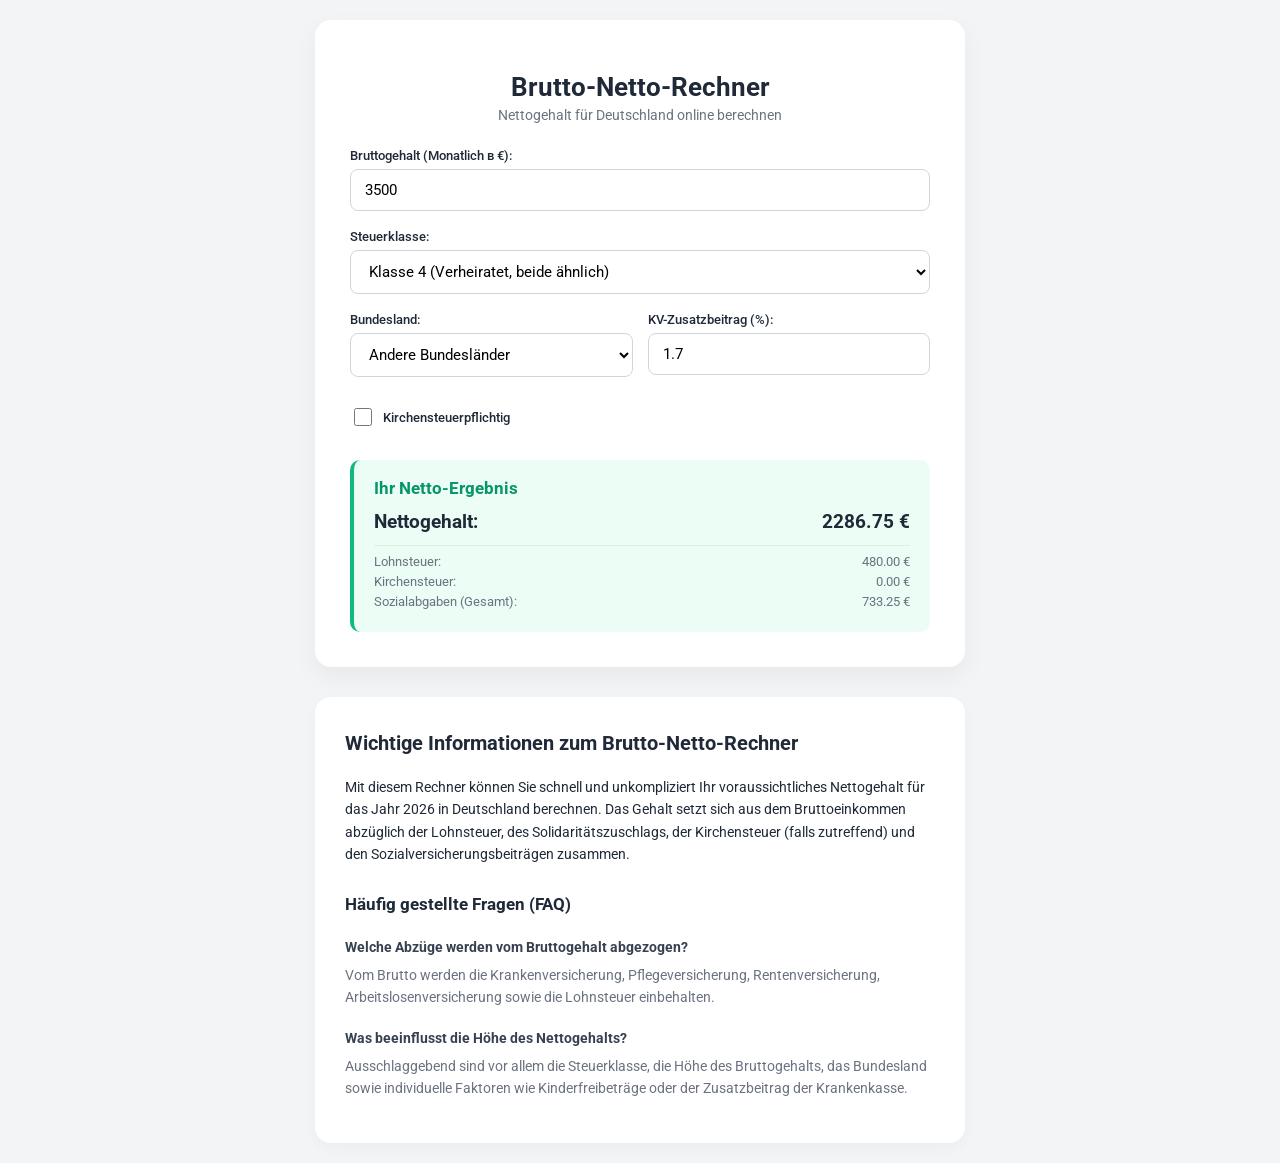
<file: Index.html>
<!DOCTYPE html>
<html lang="de">
<head>
    <meta charset="UTF-8">
    <meta name="viewport" content="width=device-width, initial-scale=1.0">
    <title>Brutto Netto Rechner 2026 – Nettogehalt berechnen</title>
    <link href="https://fonts.googleapis.com/css2?family=Roboto:wght@400;500;700&display=swap" rel="stylesheet">
    <link rel="stylesheet" href="style.css">
</head>
<body>
    <div class="main-wrapper">
        <div class="calculator-container">
            <div class="calculator-header">
                <h1>Brutto-Netto-Rechner</h1>
                <p class="subtitle">Nettogehalt für Deutschland online berechnen</p>
            </div>
            
            <div class="calculator-body">
                <div class="form-group">
                    <label for="brutto">Bruttogehalt (Monatlich в €):</label>
                    <input type="number" id="brutto" value="3500" step="50">
                </div>

                <div class="form-group">
                    <label for="steuerklasse">Steuerklasse:</label>
                    <select id="steuerklasse">
                        <option value="1">Klasse 1 (Ledig, keine Kinder)</option>
                        <option value="2">Klasse 2 (Alleinerziehend)</option>
                        <option value="3">Klasse 3 (Verheiratet, Alleinverdiener)</option>
                        <option value="4" selected>Klasse 4 (Verheiratet, beide ähnlich)</option>
                        <option value="5">Klasse 5 (Verheiratet, Partner in 3)</option>
                        <option value="6">Klasse 6 (Zweitjob)</option>
                    </select>
                </div>

                <div class="form-row">
                    <div class="form-group half">
                        <label for="bundesland">Bundesland:</label>
                        <select id="bundesland">
                            <option value="bayern">Bayern / Baden-Württemberg</option>
                            <option value="sachsen">Sachsen (Abweichende Pflegeversicherung)</option>
                            <option value="andere" selected>Andere Bundesländer</option>
                        </select>
                    </div>

                    <div class="form-group half">
                        <label for="kvZusatz">KV-Zusatzbeitrag (%):</label>
                        <input type="number" id="kvZusatz" value="1.7" step="0.1">
                    </div>
                </div>

                <div class="form-row checkbox-row">
                    <label class="checkbox-label">
                        <input type="checkbox" id="kirche"> Kirchensteuerpflichtig
                    </label>
                </div>
            </div>

            <div class="result-box" id="resultBox">
                <h2>Ihr Netto-Ergebnis</h2>
                <div class="result-item netto">
                    <span>Nettogehalt:</span>
                    <strong id="nettoResult">0.00 €</strong>
                </div>
                <div class="result-item-details">
                    <div class="small">
                        <span>Lohnsteuer:</span>
                        <span id="taxResult">0.00 €</span>
                    </div>
                    <div class="small">
                        <span>Kirchensteuer:</span>
                        <span id="churchResult">0.00 €</span>
                    </div>
                    <div class="small">
                        <span>Sozialabgaben (Gesamt):</span>
                        <span id="socialResult">0.00 €</span>
                    </div>
                </div>
            </div>
        </div>

        <!-- SEO Съдържание и ЧЗВ за Google -->
        <section class="seo-content">
            <h2>Wichtige Informationen zum Brutto-Netto-Rechner</h2>
            <p>Mit diesem Rechner können Sie schnell und unkompliziert Ihr voraussichtliches Nettogehalt für das Jahr 2026 in Deutschland berechnen. Das Gehalt setzt sich aus dem Bruttoeinkommen abzüglich der Lohnsteuer, des Solidaritätszuschlags, der Kirchensteuer (falls zutreffend) und den Sozialversicherungsbeiträgen zusammen.</p>
            
            <h3>Häufig gestellte Fragen (FAQ)</h3>
            <div class="faq-item">
                <h4>Welche Abzüge werden vom Bruttogehalt abgezogen?</h4>
                <p>Vom Brutto werden die Krankenversicherung, Pflegeversicherung, Rentenversicherung, Arbeitslosenversicherung sowie die Lohnsteuer einbehalten.</p>
            </div>
            <div class="faq-item">
                <h4>Was beeinflusst die Höhe des Nettogehalts?</h4>
                <p>Ausschlaggebend sind vor allem die Steuerklasse, die Höhe des Bruttogehalts, das Bundesland sowie individuelle Faktoren wie Kinderfreibeträge oder der Zusatzbeitrag der Krankenkasse.</p>
            </div>
        </section>
    </div>

    <script src="script.js"></script>
</body>
</html>
</file>
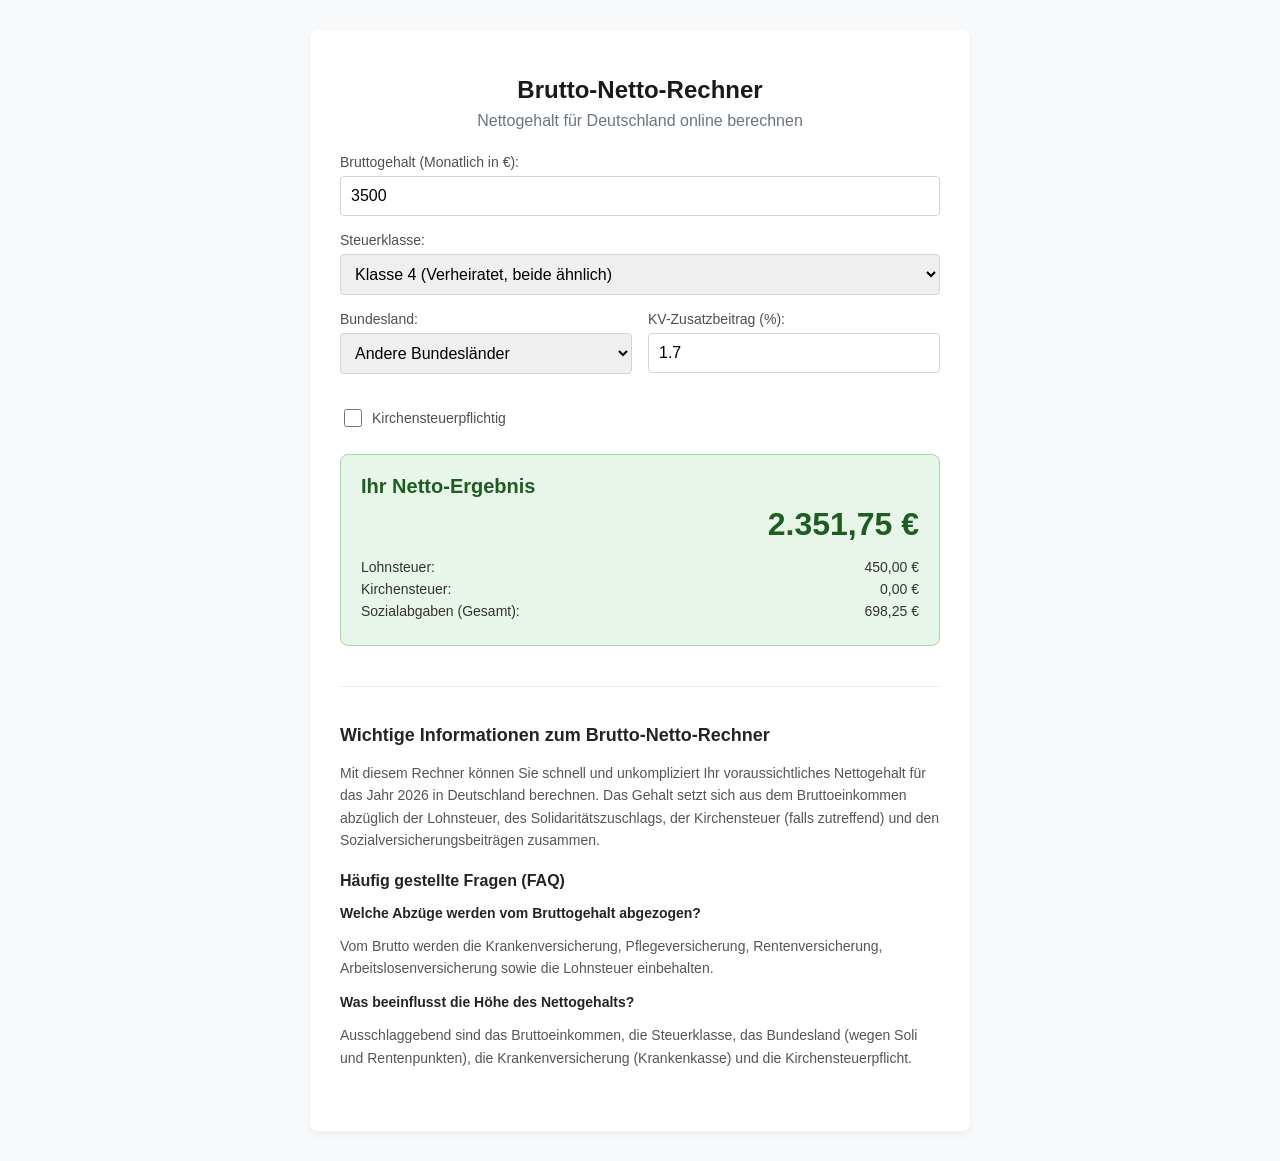
<file: index.html>
<!DOCTYPE html>
<html lang="de">
<head>
    <meta charset="UTF-8">
    <meta name="viewport" content="width=device-width, initial-scale=1.0">
    <title>Brutto-Netto-Rechner 2026 - Deutschland online berechnen</title>
    
    <!-- SEO Мета описания и ключови думи за Google -->
    <meta name="description" content="Berechnen Sie Ihr Nettogehalt schnell und einfach online mit unserem kostenlosen Brutto-Netto-Rechner für 2026. Steuerklasse, Abzüge und Netto berechnen.">
    <meta name="keywords" content="brutto netto rechner, gehaltsrechner, netto Lohn, steuerrechner, gehalt 2026">
    
    <!-- Google AdSense Code -->
    <script async src="https://pagead2.googlesyndication.com/pagead/js/adsbygoogle.js?client=ca-pub-8491546534610225" crossorigin="anonymous"></script>

    <!-- Фавикон (иконка с калкулатор и процент) -->
    <link rel="icon" type="image/png" href="favicon.png">
    <style>
        /* --- CSS СТИЛОВЕ --- */
        body {
            font-family: -apple-system, BlinkMacSystemFont, "Segoe UI", Roboto, "Helvetica Neue", Arial, sans-serif;
            background-color: #f8f9fa;
            margin: 0;
            padding: 0;
            color: #212529;
            display: flex;
            justify-content: center;
            align-items: flex-start;
            min-height: 100vh;
        }

        .main-container {
            width: 100%;
            max-width: 600px;
            margin-top: 30px;
            margin-bottom: 30px;
            background-color: #fff;
            border-radius: 8px;
            box-shadow: 0 4px 6px rgba(0,0,0,0.05);
            padding: 30px;
        }

        h1 {
            font-size: 24px;
            font-weight: 700;
            text-align: center;
            margin-bottom: 8px;
            color: #1a1a1a;
        }

        .subtitle {
            text-align: center;
            color: #6c757d;
            font-size: 16px;
            margin-bottom: 24px;
            font-weight: normal;
        }

        .form-group {
            margin-bottom: 16px;
        }

        label {
            display: block;
            margin-bottom: 6px;
            font-weight: 500;
            font-size: 14px;
            color: #495057;
        }

        input[type="number"], select {
            width: 100%;
            padding: 10px;
            border: 1px solid #ced4da;
            border-radius: 4px;
            font-size: 16px;
            box-sizing: border-box;
        }

        input[type="number"]:focus, select:focus {
            border-color: #86b7fe;
            outline: 0;
            box-shadow: 0 0 0 0.25rem rgba(13, 110, 253, 0.25);
        }

        .row {
            display: flex;
            gap: 16px;
        }
        .col {
            flex: 1;
        }

        .checkbox-group {
            margin-top: 16px;
            display: flex;
            align-items: center;
        }

        .checkbox-group input {
            margin-right: 10px;
            width: 18px;
            height: 18px;
        }
        .checkbox-group label {
             margin-bottom: 0;
        }

        /* --- Резултатна кутия --- */
        .result-box {
            background-color: #e8f5e9;
            border: 1px solid #a5d6a7;
            border-radius: 8px;
            padding: 20px;
            margin-top: 24px;
        }

        .result-box h2 {
            color: #1b5e20;
            font-size: 20px;
            margin-top: 0;
            margin-bottom: 8px;
        }

        .result-main-value {
            font-size: 32px;
            font-weight: bold;
            color: #1b5e20;
            margin-bottom: 16px;
            text-align: right;
        }

        .result-details {
            font-size: 14px;
            color: #333;
        }

        .result-details-row {
            display: flex;
            justify-content: space-between;
            margin-bottom: 6px;
        }

        /* --- Инфо секция --- */
        .info-section {
            margin-top: 40px;
            padding: 20px 0;
            border-top: 1px solid #eee;
        }
        .info-section h3 {
             font-size: 18px;
             margin-bottom: 16px;
        }
        .info-section h4 {
            font-size: 16px;
            margin-top: 20px;
            margin-bottom: 10px;
        }
        .info-section h5 {
            font-size: 14px;
            margin-top: 15px;
            margin-bottom: 5px;
        }
        .info-section p {
            font-size: 14px;
            line-height: 1.6;
            color: #555;
            margin-bottom: 12px;
        }
    </style>
</head>
<body>

<div class="main-container">
    <h1>Brutto-Netto-Rechner</h1>
    <div class="subtitle">Nettogehalt für Deutschland online berechnen</div>

    <div class="form-group">
        <label for="bruttoGehalt">Bruttogehalt (Monatlich in €):</label>
        <input type="number" id="bruttoGehalt" placeholder="3500" value="3500" oninput="berechneNetto()">
    </div>

    <div class="form-group">
        <label for="steuerKlasse">Steuerklasse:</label>
        <select id="steuerKlasse" onchange="berechneNetto()">
            <option value="1">Klasse 1 (Ledig)</option>
            <option value="2">Klasse 2 (Alleinerziehend)</option>
            <option value="3">Klasse 3 (Verheiratet, Partner hohes Einkommen)</option>
            <option value="4" selected>Klasse 4 (Verheiratet, beide ähnlich)</option>
            <option value="5">Klasse 5 (Verheiratet, Partner niedriges Einkommen)</option>
            <option value="6">Klasse 6 (Zweitjob)</option>
        </select>
    </div>

    <div class="row">
        <div class="col">
            <div class="form-group">
                <label for="bundesLand">Bundesland:</label>
                <select id="bundesLand" onchange="berechneNetto()">
                    <option value="west" selected>Andere Bundesländer</option>
                    <option value="east">Neue Bundesländer (Ost)</option>
                </select>
            </div>
        </div>
        <div class="col">
            <div class="form-group">
                <label for="kvZusatzBeitrag">KV-Zusatzbeitrag (%):</label>
                <input type="number" id="kvZusatzBeitrag" step="0.1" placeholder="1.7" value="1.7" oninput="berechneNetto()">
            </div>
        </div>
    </div>

    <div class="checkbox-group">
        <input type="checkbox" id="kirche" onchange="berechneNetto()">
        <label for="kirche">Kirchensteuerpflichtig</label>
    </div>

    <!-- РЕЗУЛТАТИ -->
    <div class="result-box">
        <h2>Ihr Netto-Ergebnis</h2>
        <div class="result-main-value" id="nettoGehalt">0.00 €</div>

        <div class="result-details">
            <div class="result-details-row">
                <span class="result-label">Lohnsteuer:</span>
                <span class="result-value" id="lohnSteuer">0.00 €</span>
            </div>
             <div class="result-details-row">
                <span class="result-label">Kirchensteuer:</span>
                <span class="result-value" id="kirchenSteuer">0.00 €</span>
            </div>
             <div class="result-details-row">
                <span class="result-label">Sozialabgaben (Gesamt):</span>
                <span class="result-value" id="sozialAbgaben">0.00 €</span>
            </div>
        </div>
    </div>

    <!-- ИНФОРМАЦИЯ И ЧЗВ -->
    <div class="info-section">
        <h3>Wichtige Informationen zum Brutto-Netto-Rechner</h3>
        <p>Mit diesem Rechner können Sie schnell und unkompliziert Ihr voraussichtliches Nettogehalt für das Jahr 2026 in Deutschland berechnen. Das Gehalt setzt sich aus dem Bruttoeinkommen abzüglich der Lohnsteuer, des Solidaritätszuschlags, der Kirchensteuer (falls zutreffend) und den Sozialversicherungsbeiträgen zusammen.</p>

        <h4>Häufig gestellte Fragen (FAQ)</h4>
        <h5>Welche Abzüge werden vom Bruttogehalt abgezogen?</h5>
        <p>Vom Brutto werden die Krankenversicherung, Pflegeversicherung, Rentenversicherung, Arbeitslosenversicherung sowie die Lohnsteuer einbehalten.</p>

        <h5>Was beeinflusst die Höhe des Nettogehalts?</h5>
        <p>Ausschlaggebend sind das Bruttoeinkommen, die Steuerklasse, das Bundesland (wegen Soli und Rentenpunkten), die Krankenversicherung (Krankenkasse) und die Kirchensteuerpflicht.</p>
    </div>

</div>

<script>
    // --- JAVASCRIPT ЛОГИКА ЗА ИЗЧИСЛЕНИЕ ---
    function formatCurrency(value) {
        return new Intl.NumberFormat('de-DE', { style: 'currency', currency: 'EUR' }).format(value);
    }

    function berechneNetto() {
        let brutto = parseFloat(document.getElementById('bruttoGehalt').value);
        let steuerKlasse = document.getElementById('steuerKlasse').value;
        let bundesLand = document.getElementById('bundesLand').value;
        let kvZusatzBeitrag = parseFloat(document.getElementById('kvZusatzBeitrag').value) / 100;
        let isKirchensteuer = document.getElementById('kirche').checked;

        if (isNaN(brutto) || brutto < 0) {
            brutto = 0;
        }

        // Осигуровки за 2026 г.
        const RV_Satz = 0.186; 
        const ALV_Satz = 0.026; 
        const PV_Satz = 0.024; 
        
        const KV_Basis_Satz = 0.146; 
        const KV_Gesamt_Satz = KV_Basis_Satz + (isNaN(kvZusatzBeitrag) ? 0.017 : kvZusatzBeitrag);

        const BBG_RV_West = 7850; 
        const BBG_RV_Ost = 7650;    
        const BBG_KV = 5512.5;      

        let rvBrutto = Math.min(brutto, (bundesLand === 'west' ? BBG_RV_West : BBG_RV_Ost));
        let rvBeitrag = (rvBrutto * RV_Satz) / 2;

        let alvBrutto = Math.min(brutto, (bundesLand === 'west' ? BBG_RV_West : BBG_RV_Ost));
        let alvBeitrag = (alvBrutto * ALV_Satz) / 2;

        let kvBrutto = Math.min(brutto, BBG_KV);
        let kvBeitrag = (kvBrutto * KV_Gesamt_Satz) / 2;

        let pvBrutto = Math.min(brutto, BBG_KV);
        let pvBeitrag = (pvBrutto * PV_Satz) / 2;

        let gesamtSozial = rvBeitrag + alvBeitrag + kvBeitrag + pvBeitrag;

        // Данък (симулация спрямо данъчна класа)
        let jahrBrutto = brutto * 12;
        let zuVersteuerndesJahrEinkommen = Math.max(0, jahrBrutto - 12000);
        let jahresLohnsteuer = 0;

        if (steuerKlasse === '3') {
            jahresLohnsteuer = zuVersteuerndesJahrEinkommen * 0.11;
        } else if (steuerKlasse === '5') {
            jahresLohnsteuer = zuVersteuerndesJahrEinkommen * 0.29;
        } else if (steuerKlasse === '6') {
            jahresLohnsteuer = zuVersteuerndesJahrEinkommen * 0.36;
        } else {
            jahresLohnsteuer = zuVersteuerndesJahrEinkommen * 0.18;
        }

        let monatlicheLohnsteuer = Math.max(0, jahresLohnsteuer / 12);

        // Църковен данък
        let kirchenSteuer = isKirchensteuer ? monatlicheLohnsteuer * 0.09 : 0;

        // Крайно нето
        let netto = brutto - monatlicheLohnsteuer - kirchenSteuer - gesamtSozial;

        // Показване на резултатите в екрана
        document.getElementById('nettoGehalt').innerText = formatCurrency(netto);
        document.getElementById('lohnSteuer').innerText = formatCurrency(monatlicheLohnsteuer);
        document.getElementById('kirchenSteuer').innerText = formatCurrency(kirchenSteuer);
        document.getElementById('sozialAbgaben').innerText = formatCurrency(gesamtSozial);
    }

    // Изчисляване при зареждане на страницата
    window.onload = berechneNetto;
</script>

</body>
</html>
</file>
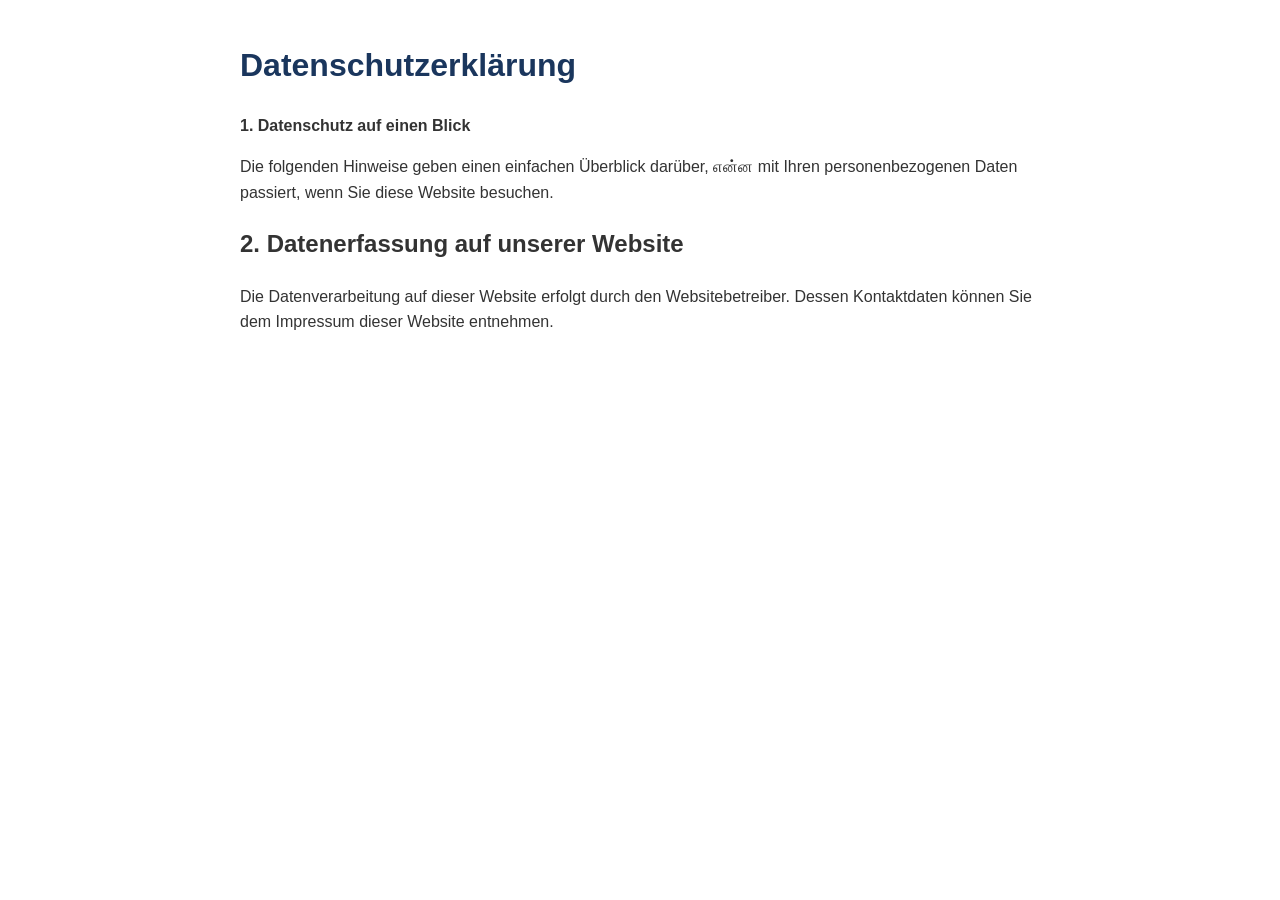
<file: datenschutz.html>
<!DOCTYPE html>
<html lang="de">
<head>
    <meta charset="UTF-8">
    <meta name="viewport" content="width=device-width, initial-scale=1.0">
    <title>Datenschutzerklärung</title>
    <style>
        body { font-family: Arial, sans-serif; line-height: 1.6; max-width: 800px; margin: 40px auto; padding: 0 20px; color: #333; }
        h1 { color: #1a365d; }
    </style>
</head>
<body>
    <h1>Datenschutzerklärung</h1>
    <p><strong>1. Datenschutz auf einen Blick</strong></p>
    <p>Die folgenden Hinweise geben einen einfachen Überblick darüber, என்ன mit Ihren personenbezogenen Daten passiert, wenn Sie diese Website besuchen.</p>
    
    <h2>2. Datenerfassung auf unserer Website</h2>
    <p>Die Datenverarbeitung auf dieser Website erfolgt durch den Websitebetreiber. Dessen Kontaktdaten können Sie dem Impressum dieser Website entnehmen.</p>
</body>
</html>
</file>
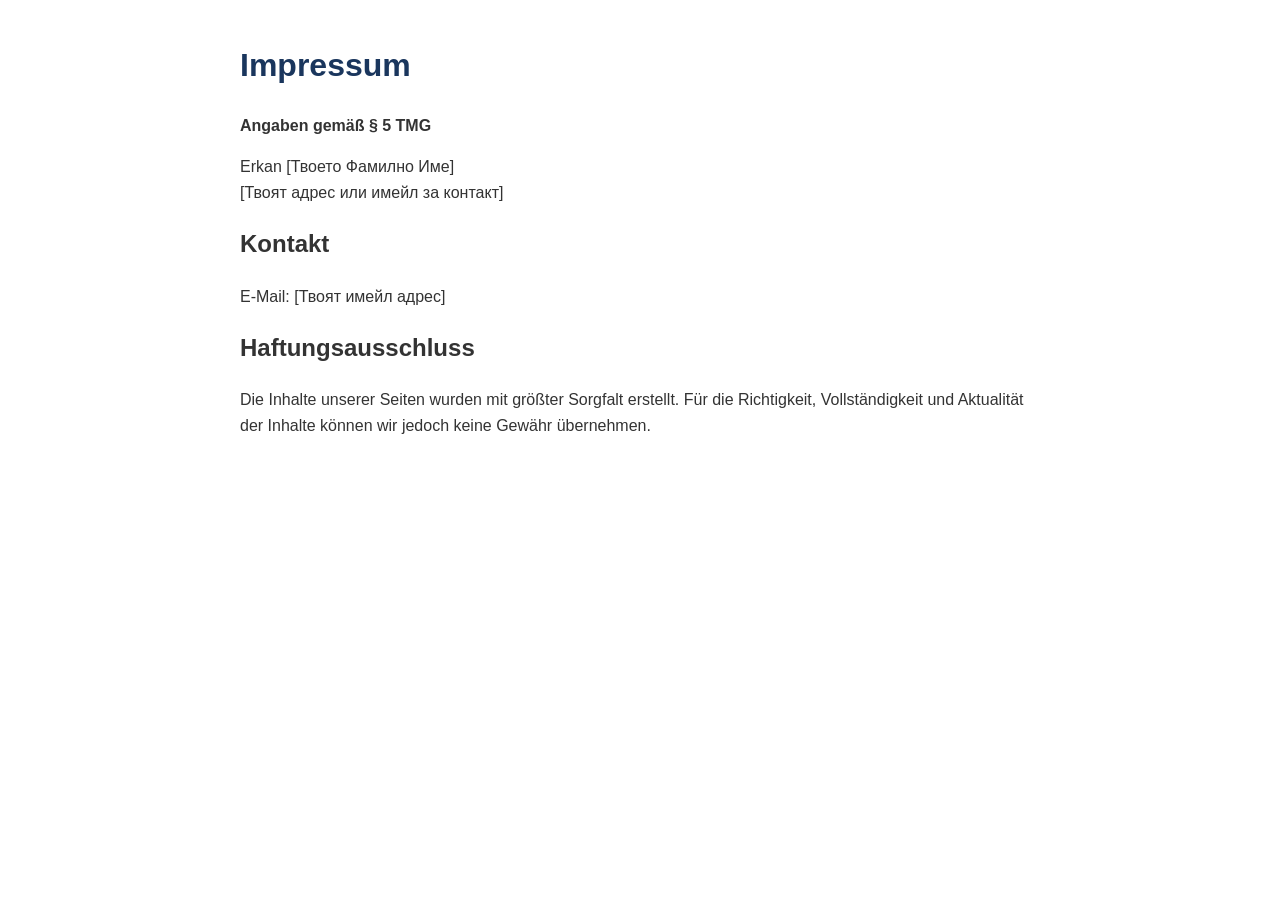
<file: impressum.html>
<!DOCTYPE html>
<html lang="de">
<head>
    <meta charset="UTF-8">
    <meta name="viewport" content="width=device-width, initial-scale=1.0">
    <title>Impressum</title>
    <style>
        body { font-family: Arial, sans-serif; line-height: 1.6; max-width: 800px; margin: 40px auto; padding: 0 20px; color: #333; }
        h1 { color: #1a365d; }
    </style>
</head>
<body>
    <h1>Impressum</h1>
    <p><strong>Angaben gemäß § 5 TMG</strong></p>
    <p>Erkan [Твоето Фамилно Име]<br>
    [Твоят адрес или имейл за контакт]</p>
    
    <h2>Kontakt</h2>
    <p>E-Mail: [Твоят имейл адрес]</p>
    
    <h2>Haftungsausschluss</h2>
    <p>Die Inhalte unserer Seiten wurden mit größter Sorgfalt erstellt. Für die Richtigkeit, Vollständigkeit und Aktualität der Inhalte können wir jedoch keine Gewähr übernehmen.</p>
</body>
</html>
</file>
<file: style.css>
:root {
    --primary-color: #10b981;
    --primary-hover-color: #059669;
    --text-color: #1f2937;
    --sub-text-color: #6b7280;
    --bg-color: #f3f4f6;
    --container-bg: #ffffff;
    --border-color: #d1d5db;
    --result-bg: #ecfdf5;
}

body {
    font-family: 'Roboto', Arial, sans-serif;
    background-color: var(--bg-color);
    color: var(--text-color);
    margin: 0;
    padding: 20px;
    display: flex;
    justify-content: center;
}

.main-wrapper {
    width: 100%;
    max-width: 650px;
}

.calculator-container {
    background: var(--container-bg);
    padding: 35px;
    border-radius: 16px;
    box-shadow: 0 10px 25px rgba(0, 0, 0, 0.05);
    margin-bottom: 30px;
}

.calculator-header {
    text-align: center;
    margin-bottom: 25px;
}

h1 {
    font-size: 26px;
    margin-bottom: 5px;
    color: var(--text-color);
    font-weight: 700;
}

.subtitle {
    font-size: 14px;
    color: var(--sub-text-color);
    margin: 0;
}

.form-group {
    margin-bottom: 18px;
}

.form-row {
    display: flex;
    gap: 15px;
}

.form-group.half {
    flex: 1;
}

.checkbox-row {
    margin-top: 10px;
    margin-bottom: 5px;
}

.checkbox-label {
    display: flex;
    align-items: center;
    gap: 8px;
    font-weight: 500;
    cursor: pointer;
}

.checkbox-label input {
    width: 18px;
    height: 18px;
    cursor: pointer;
}

label {
    display: block;
    font-size: 13px;
    font-weight: 500;
    margin-bottom: 6px;
    color: var(--text-color);
}

input[type="number"], select {
    width: 100%;
    padding: 11px 14px;
    border: 1px solid var(--border-color);
    border-radius: 8px;
    font-size: 15px;
    box-sizing: border-box;
    font-family: 'Roboto', Arial, sans-serif;
    background-color: #fff;
}

input:focus, select:focus {
    outline: none;
    border-color: var(--primary-color);
    box-shadow: 0 0 0 3px rgba(16, 185, 129, 0.15);
}

.result-box {
    margin-top: 25px;
    background: var(--result-bg);
    padding: 18px 20px;
    border-radius: 10px;
    border-left: 4px solid var(--primary-color);
}

.result-box h2 {
    font-size: 17px;
    margin-top: 0;
    margin-bottom: 12px;
    color: var(--primary-hover-color);
}

.result-item.netto {
    display: flex;
    justify-content: space-between;
    font-size: 19px;
    font-weight: 700;
    margin-bottom: 12px;
    color: var(--text-color);
}

.result-item-details {
    border-top: 1px solid rgba(0,0,0,0.06);
    padding-top: 8px;
}

.result-item-details .small {
    font-size: 13px;
    color: var(--sub-text-color);
    display: flex;
    justify-content: space-between;
    margin-bottom: 5px;
}

/* SEO Секция отдолу за Google */
.seo-content {
    background: #ffffff;
    padding: 30px;
    border-radius: 16px;
    box-shadow: 0 5px 15px rgba(0, 0, 0, 0.03);
    font-size: 14px;
    line-height: 1.6;
}

.seo-content h2 {
    font-size: 20px;
    color: var(--text-color);
    margin-top: 0;
}

.seo-content h3 {
    font-size: 17px;
    color: var(--text-color);
    margin-top: 25px;
}

.faq-item h4 {
    margin-bottom: 5px;
    color: #374151;
}

.faq-item p {
    margin-top: 0;
    color: var(--sub-text-color);
}
</file>
